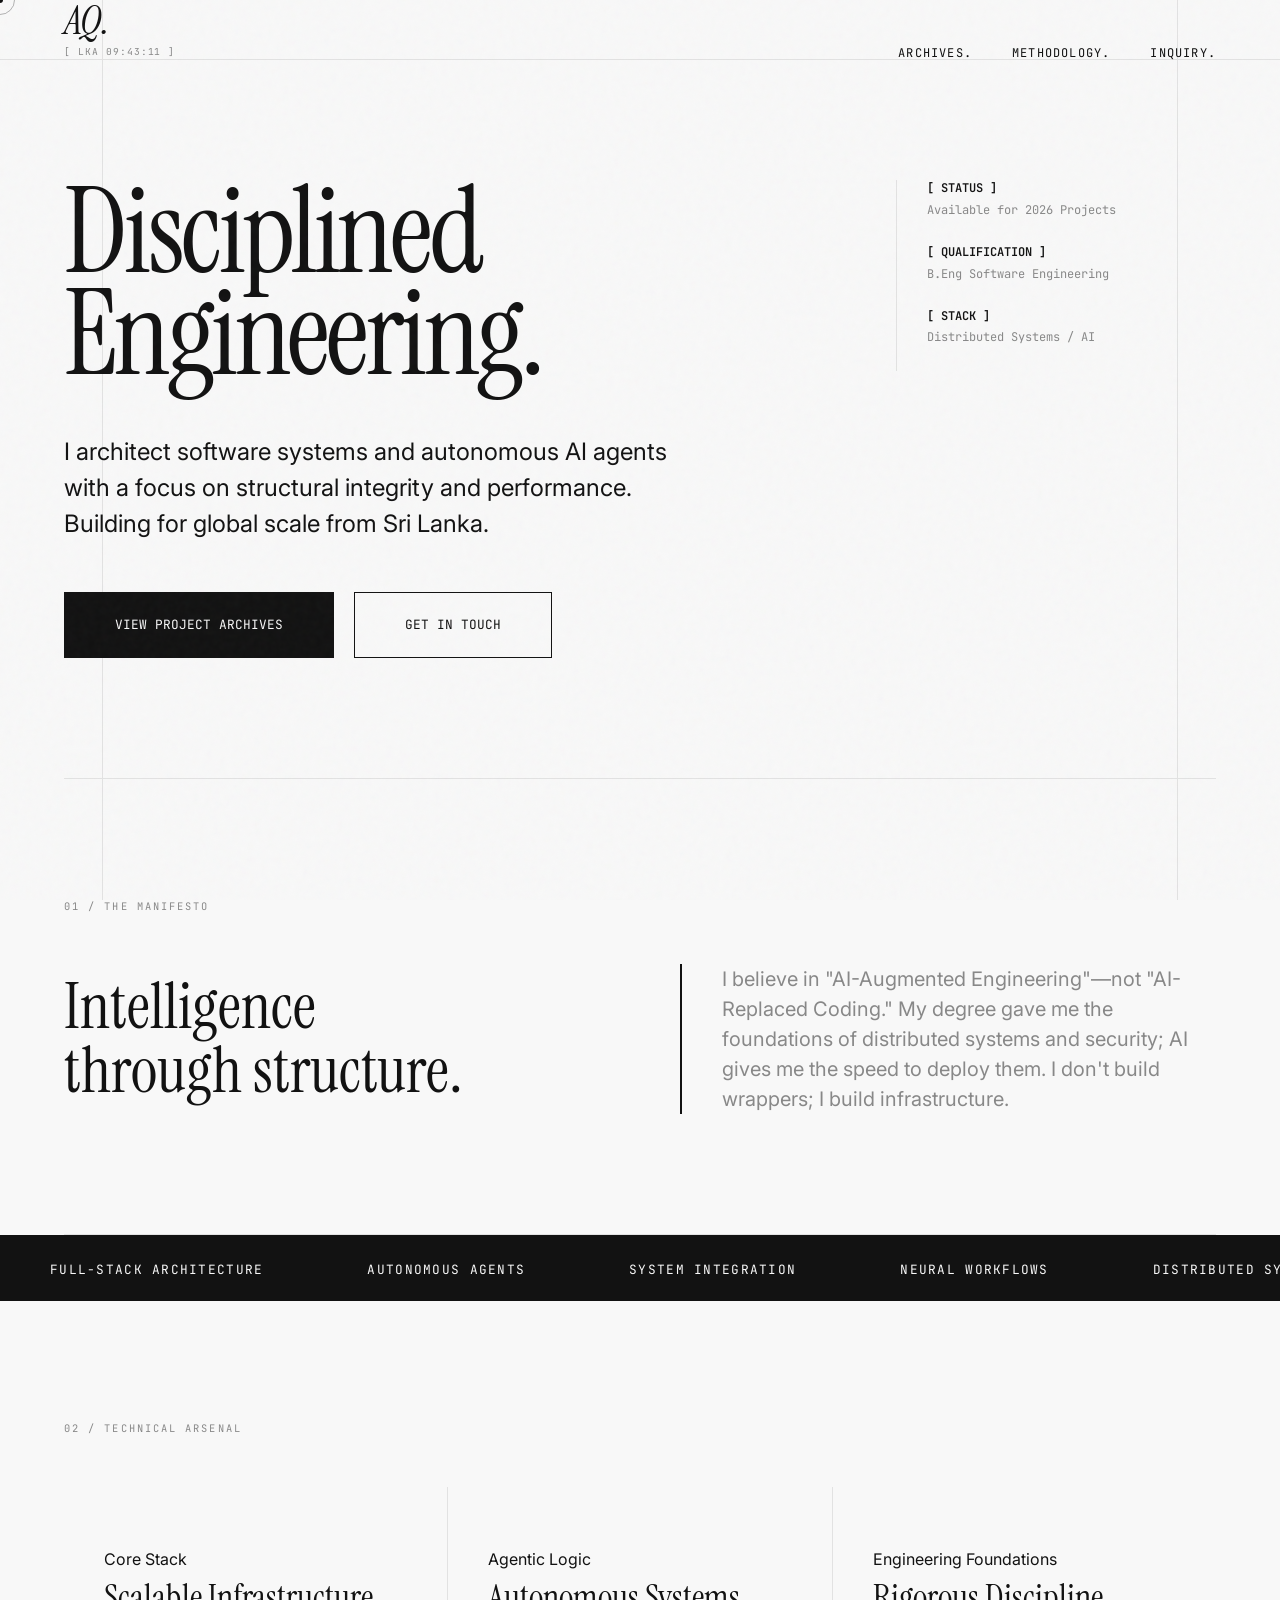
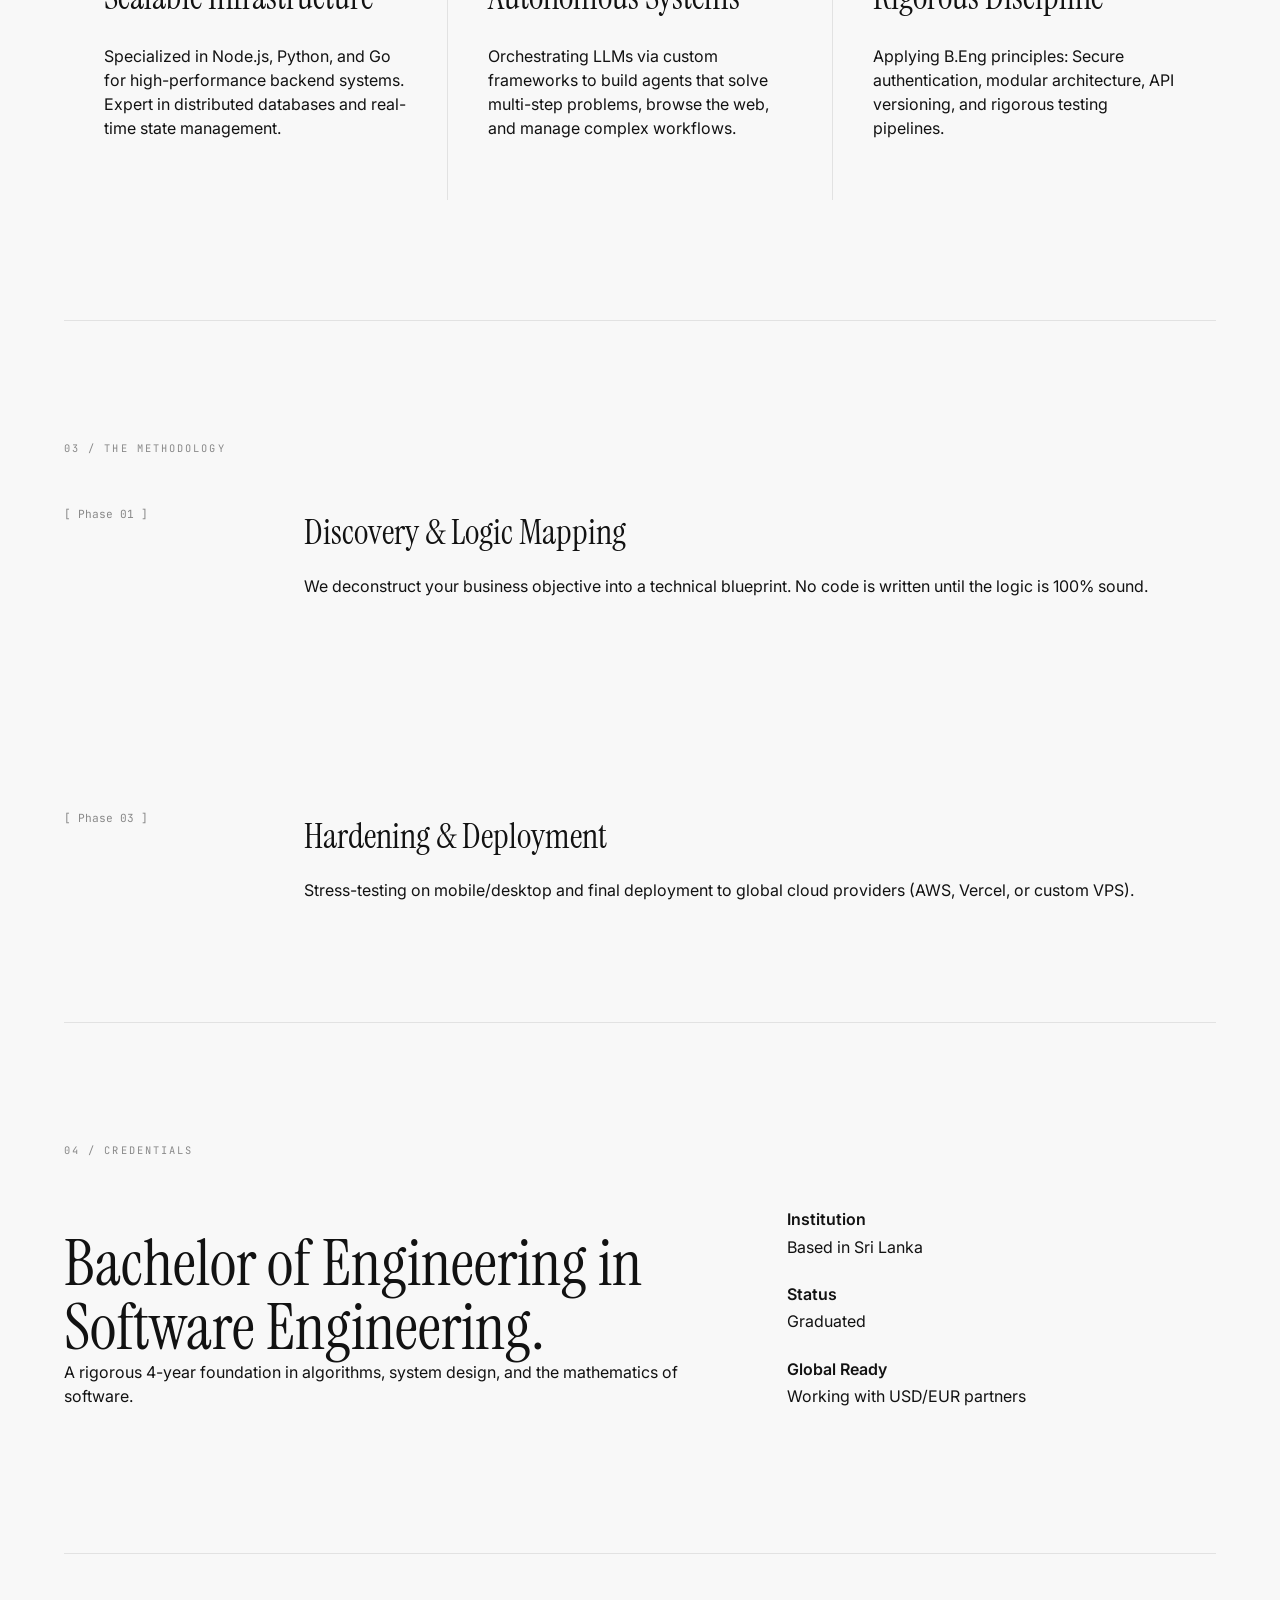
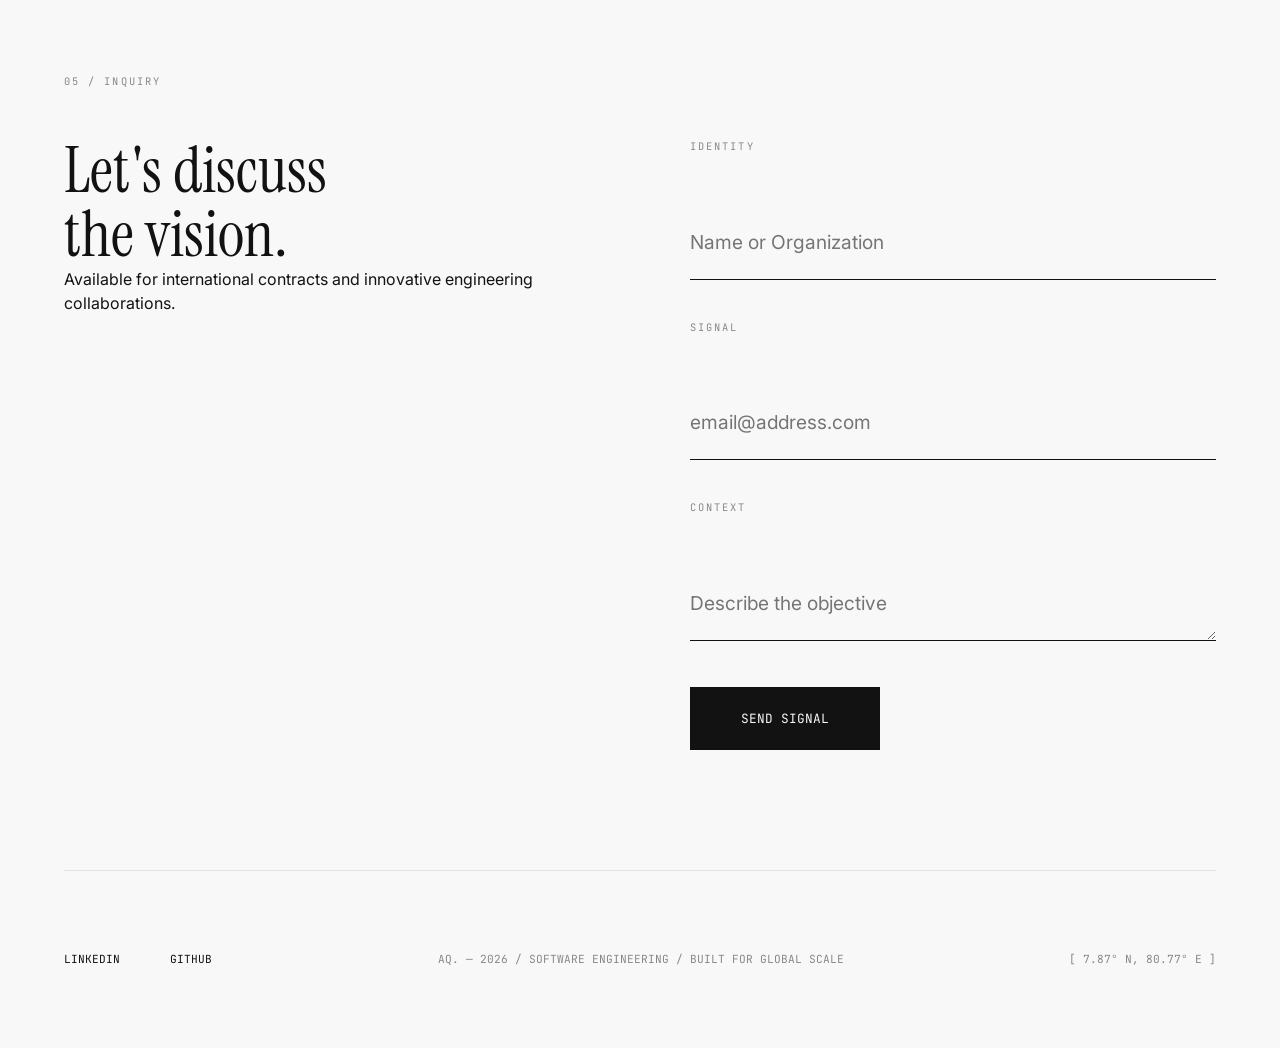
<file: index.html>
<!DOCTYPE html>
<html lang="en">
<head>
    <meta charset="UTF-8">
    <meta name="viewport" content="width=device-width, initial-scale=1.0">
    <title>AQ. / Software Engineer & AI Systems</title>
    
    <meta name="description" content="Software Engineering & AI Agent Systems. Building scalable digital infrastructure from Sri Lanka.">
    <link rel="icon" href="data:image/svg+xml,<svg xmlns=%22http://www.w3.org/2000/svg%22 viewBox=%220 0 100 100%22><text y=%22.9em%22 font-size=%2280%22 font-weight=%22bold%22>AQ</text></svg>">
    
    <link rel="preconnect" href="https://fonts.googleapis.com">
    <link rel="preconnect" href="https://fonts.gstatic.com" crossorigin>
    <link href="https://fonts.googleapis.com/css2?family=Instrument+Serif:ital@0;1&family=Inter:wght@400;500;600&family=JetBrains+Mono:wght@400;500&display=swap" rel="stylesheet">
    
    <link rel="stylesheet" href="css/style.css">
</head>
<body>
    <div class="cursor-dot"></div>
    <div class="cursor-outline"></div>
    <div class="noise-bg"></div>
    
    <div class="grid-line-v line-1"></div>
    <div class="grid-line-v line-2"></div>

    <header class="container">
        <div class="logo-group">
            <a href="index.html" class="logo" style="text-decoration: none; color: inherit;">AQ.</a>
            <div class="status-indicator" id="local-time">[ LKA 00:00:00 ]</div>
        </div>
        
        <!-- Technical Menu Toggle -->
        <button class="nav-toggle magnetic" aria-label="Toggle Menu">
            <span class="toggle-label">[ MENU ]</span>
        </button>

        <nav class="nav-overlay">
            <div class="nav-container">
                <div class="nav-item"><a href="projects.html" class="serif-title">Archives.</a></div>
                <div class="nav-item"><a href="#methodology" class="serif-title">Methodology.</a></div>
                <div class="nav-item"><a href="#contact" class="serif-title">Inquiry.</a></div>
                
                <div class="nav-footer">
                    <div class="status-indicator">[ 7.87° N, 80.77° E ]</div>
                    <div class="social-links-minimal">
                        <a href="https://www.linkedin.com/in/ahdaqeelkhan/" target="_blank">LI</a>
                        <a href="https://github.com/" target="_blank">GH</a>
                    </div>
                </div>
            </div>
        </nav>
    </header>

    <main>
        <div class="container">
            <!-- Hero -->
            <section class="hero">
                <div class="hero-text">
                    <h1 class="reveal-text">Disciplined <br> Engineering.</h1>
                    <p class="lead reveal">I architect software systems and autonomous AI agents with a focus on structural integrity and performance. Building for global scale from Sri Lanka.</p>
                    <div class="hero-cta reveal">
                        <a href="projects.html" class="submit-btn magnetic">View Project Archives</a>
                        <a href="#contact" class="submit-btn btn-secondary magnetic">Get in Touch</a>
                    </div>
                </div>
                <div class="hero-meta reveal">
                    <div class="meta-item"><span>[ STATUS ]</span> Available for 2026 Projects</div>
                    <div class="meta-item"><span>[ QUALIFICATION ]</span> B.Eng Software Engineering</div>
                    <div class="meta-item"><span>[ STACK ]</span> Distributed Systems / AI</div>
                </div>
            </section>

            <!-- 1. The Manifesto -->
            <section id="manifesto">
                <span class="section-label">01 / The Manifesto</span>
                <div class="manifesto-grid">
                    <h3 class="serif-title reveal">Intelligence <br> through structure.</h3>
                    <div class="manifesto-content reveal">
                        <p class="manifesto-text">I believe in "AI-Augmented Engineering"—not "AI-Replaced Coding." My degree gave me the foundations of distributed systems and security; AI gives me the speed to deploy them. I don't build wrappers; I build infrastructure.</p>
                    </div>
                </div>
            </section>
        </div>

        <div class="ticker">
            <div class="ticker-wrap">
                <div class="ticker-item">Full-Stack Architecture</div>
                <div class="ticker-item">Autonomous Agents</div>
                <div class="ticker-item">System Integration</div>
                <div class="ticker-item">Neural Workflows</div>
                <div class="ticker-item">Distributed Systems</div>
                <div class="ticker-item">Cloud Orchestration</div>
                <div class="ticker-item">Full-Stack Architecture</div>
                <div class="ticker-item">Autonomous Agents</div>
            </div>
        </div>

        <div class="container">
            <!-- 2. Technical Arsenal (NEW) -->
            <section id="arsenal">
                <span class="section-label">02 / Technical Arsenal</span>
                <div class="arsenal-grid">
                    <div class="arsenal-card reveal">
                        <span class="service-num">Core Stack</span>
                        <h3>Scalable Infrastructure</h3>
                        <p>Specialized in Node.js, Python, and Go for high-performance backend systems. Expert in distributed databases and real-time state management.</p>
                    </div>
                    <div class="arsenal-card reveal">
                        <span class="service-num">Agentic Logic</span>
                        <h3>Autonomous Systems</h3>
                        <p>Orchestrating LLMs via custom frameworks to build agents that solve multi-step problems, browse the web, and manage complex workflows.</p>
                    </div>
                    <div class="arsenal-card reveal">
                        <span class="service-num">Engineering Foundations</span>
                        <h3>Rigorous Discipline</h3>
                        <p>Applying B.Eng principles: Secure authentication, modular architecture, API versioning, and rigorous testing pipelines.</p>
                    </div>
                </div>
            </section>

            <!-- 3. The Methodology (NEW) -->
            <section id="methodology">
                <span class="section-label">03 / The Methodology</span>
                <div class="methodology-timeline">
                    <div class="timeline-item reveal">
                        <div class="time-mark">[ Phase 01 ]</div>
                        <div class="time-content">
                            <h4>Discovery & Logic Mapping</h4>
                            <p>We deconstruct your business objective into a technical blueprint. No code is written until the logic is 100% sound.</p>
                        </div>
                    </div>
                    <div class="timeline-item reveal">
                        <div class="time-mark">[ Phase 02 ]</div>
                        <div class="time-content">
                            <h4>Architectural Synthesis</h4>
                            <p>Building the core infrastructure. I leverage AI agents to accelerate development while I focus on security and scalability.</p>
                        </div>
                    </div>
                    <div class="timeline-item reveal">
                        <div class="time-mark">[ Phase 03 ]</div>
                        <div class="time-content">
                            <h4>Hardening & Deployment</h4>
                            <p>Stress-testing on mobile/desktop and final deployment to global cloud providers (AWS, Vercel, or custom VPS).</p>
                        </div>
                    </div>
                </div>
            </section>

            <!-- 4. Academic Background (NEW) -->
            <section id="credentials">
                <span class="section-label">04 / Credentials</span>
                <div class="credentials-grid reveal">
                    <div class="degree-info">
                        <h2 class="serif-title">Bachelor of Engineering in <br> Software Engineering.</h2>
                        <p>A rigorous 4-year foundation in algorithms, system design, and the mathematics of software.</p>
                    </div>
                    <div class="academic-meta">
                        <div class="meta-item"><span>Institution</span> Based in Sri Lanka</div>
                        <div class="meta-item"><span>Status</span> Graduated</div>
                        <div class="meta-item"><span>Global Ready</span> Working with USD/EUR partners</div>
                    </div>
                </div>
            </section>

            <!-- 5. Contact -->
            <section id="contact">
                <span class="section-label">05 / Inquiry</span>
                <div class="contact-grid">
                    <div class="contact-text">
                        <h2 class="serif-title reveal">Let's discuss <br> the vision.</h2>
                        <p class="reveal">Available for international contracts and innovative engineering collaborations.</p>
                        <a href="assets/cv.pdf" class="submit-btn btn-secondary magnetic reveal" style="margin-top: 30px;" download>Download Professional CV</a>
                    </div>
                    <form action="https://formspree.io/f/mzdlvgkl" method="POST" class="reveal">
                        <div class="input-wrap">
                            <label class="section-label">Identity</label>
                            <input type="text" name="name" placeholder="Name or Organization" required>
                        </div>
                        <div class="input-wrap">
                            <label class="section-label">Signal</label>
                            <input type="email" name="email" placeholder="email@address.com" required>
                        </div>
                        <div class="input-wrap">
                            <label class="section-label">Context</label>
                            <textarea name="message" rows="1" placeholder="Describe the objective" required></textarea>
                        </div>
                        <button type="submit" class="submit-btn magnetic">Send Signal</button>
                    </form>
                </div>
            </section>
        </div>
    </main>

    <footer>
        <div class="container">
            <div class="footer-wrap">
                <div class="footer-socials">
                    <a href="https://www.linkedin.com/in/ahdaqeelkhan/" target="_blank" class="nav-item magnetic" style="color: var(--ink); text-decoration: none; font-family: var(--font-mono); font-size: 0.7rem; margin-right: 20px;">LINKEDIN</a>
                    <a href="https://github.com/" target="_blank" class="nav-item magnetic" style="color: var(--ink); text-decoration: none; font-family: var(--font-mono); font-size: 0.7rem;">GITHUB</a>
                </div>
                <span>AQ. — 2026 / SOFTWARE ENGINEERING / BUILT FOR GLOBAL SCALE</span>
                <span>[ 7.87° N, 80.77° E ]</span>
            </div>
        </div>
    </footer>

    <script src="js/main.js"></script>
</body>
</html>
</file>
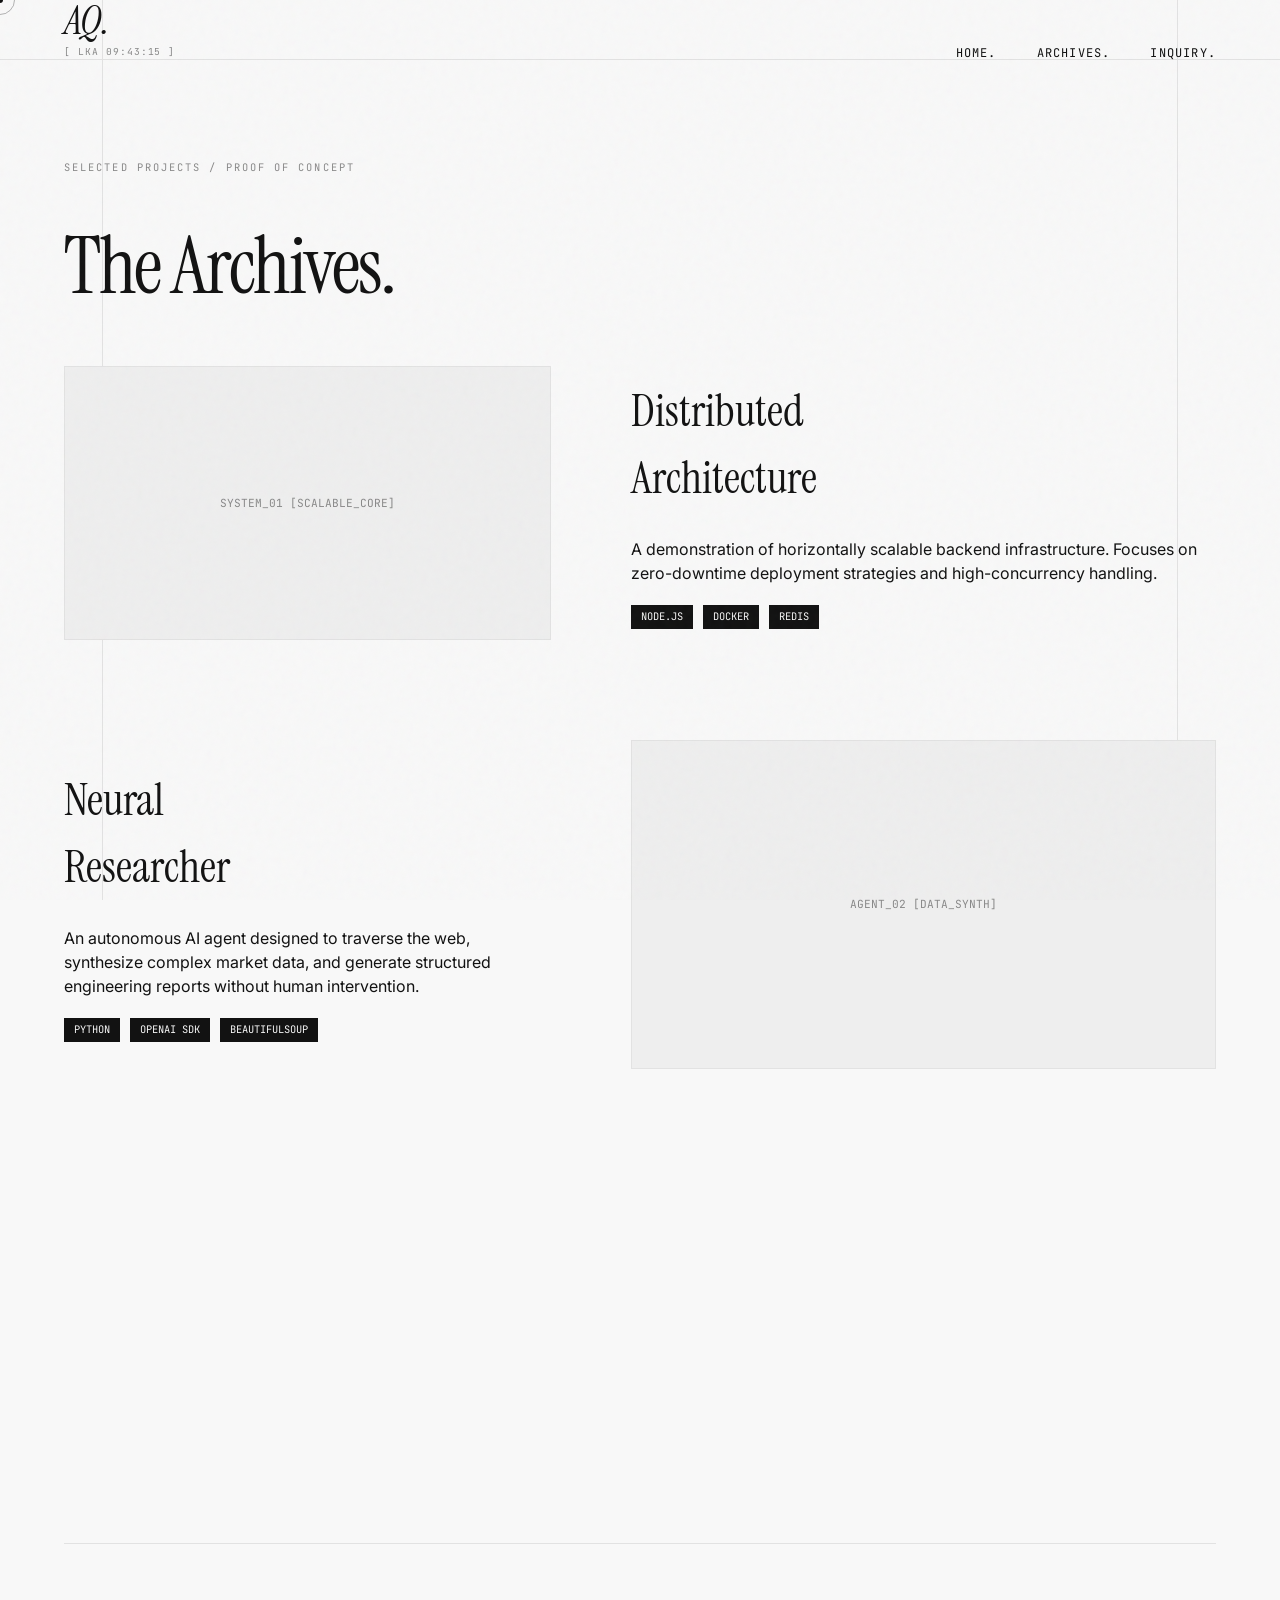
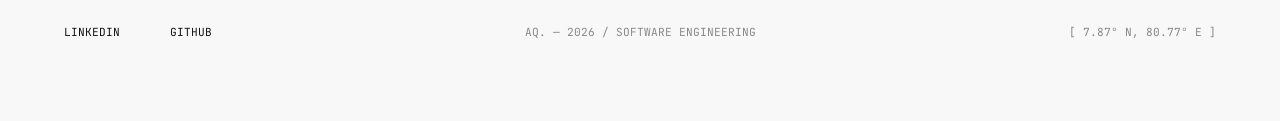
<file: projects.html>
<!DOCTYPE html>
<html lang="en">
<head>
    <meta charset="UTF-8">
    <meta name="viewport" content="width=device-width, initial-scale=1.0">
    <title>AQ. / Selected Projects</title>
    <link rel="icon" href="data:image/svg+xml,<svg xmlns=%22http://www.w3.org/2000/svg%22 viewBox=%220 0 100 100%22><text y=%22.9em%22 font-size=%2280%22 font-weight=%22bold%22>AQ</text></svg>">
    <link rel="preconnect" href="https://fonts.googleapis.com">
    <link rel="preconnect" href="https://fonts.gstatic.com" crossorigin>
    <link href="https://fonts.googleapis.com/css2?family=Instrument+Serif:ital@0;1&family=Inter:wght@400;500;600&family=JetBrains+Mono:wght@400;500&display=swap" rel="stylesheet">
    <link rel="stylesheet" href="css/style.css">
</head>
<body>
    <div class="cursor-dot"></div>
    <div class="cursor-outline"></div>
    <div class="noise-bg"></div>
    
    <div class="grid-line-v line-1"></div>
    <div class="grid-line-v line-2"></div>

    <header class="container">
        <div class="logo-group">
            <a href="index.html" class="logo" style="text-decoration: none; color: inherit;">AQ.</a>
            <div class="status-indicator" id="local-time">[ LKA 00:00:00 ]</div>
        </div>
        
        <button class="nav-toggle magnetic" aria-label="Toggle Menu">
            <span class="toggle-label">[ MENU ]</span>
        </button>

        <nav class="nav-overlay">
            <div class="nav-container">
                <div class="nav-item"><a href="index.html" class="serif-title">Home.</a></div>
                <div class="nav-item"><a href="projects.html" class="serif-title">Archives.</a></div>
                <div class="nav-item"><a href="index.html#contact" class="serif-title">Inquiry.</a></div>
                
                <div class="nav-footer">
                    <div class="status-indicator">[ 7.87° N, 80.77° E ]</div>
                    <div class="social-links-minimal">
                        <a href="https://www.linkedin.com/in/ahdaqeelkhan/" target="_blank">LI</a>
                        <a href="https://github.com/" target="_blank">GH</a>
                    </div>
                </div>
            </div>
        </nav>
    </header>

    <main class="container">
        <section style="padding: 100px 0;">
            <span class="section-label">Selected Projects / Proof of Concept</span>
            <h1 class="serif-title reveal" style="font-size: 5rem; margin-bottom: 60px;">The Archives.</h1>
            
            <div class="work-list">
                <div class="project-row reveal">
                    <div class="project-image"><span>SYSTEM_01 [SCALABLE_CORE]</span></div>
                    <div class="project-info">
                        <h4>Distributed <br> Architecture</h4>
                        <p>A demonstration of horizontally scalable backend infrastructure. Focuses on zero-downtime deployment strategies and high-concurrency handling.</p>
                        <div class="tech-tags">
                            <span class="tag">Node.js</span><span class="tag">Docker</span><span class="tag">Redis</span>
                        </div>
                    </div>
                </div>

                <div class="project-row reveal">
                    <div class="project-info">
                        <h4>Neural <br> Researcher</h4>
                        <p>An autonomous AI agent designed to traverse the web, synthesize complex market data, and generate structured engineering reports without human intervention.</p>
                        <div class="tech-tags">
                            <span class="tag">Python</span><span class="tag">OpenAI SDK</span><span class="tag">BeautifulSoup</span>
                        </div>
                    </div>
                    <div class="project-image"><span>AGENT_02 [DATA_SYNTH]</span></div>
                </div>

                <div class="project-row reveal">
                    <div class="project-image"><span>UI_03 [ADAPTIVE_DASH]</span></div>
                    <div class="project-info">
                        <h4>Dynamic <br> Interface</h4>
                        <p>A frontend framework built for real-time data visualization. High-performance rendering for complex analytical dashboards.</p>
                        <div class="tech-tags">
                            <span class="tag">React</span><span class="tag">D3.js</span><span class="tag">TypeScript</span>
                        </div>
                    </div>
                </div>
            </div>
        </section>
    </main>

    <footer>
        <div class="container">
            <div class="footer-wrap">
                <div class="footer-socials">
                    <a href="https://www.linkedin.com/in/ahdaqeelkhan/" target="_blank" class="nav-item magnetic" style="color: var(--ink); text-decoration: none; font-family: var(--font-mono); font-size: 0.7rem; margin-right: 20px;">LINKEDIN</a>
                    <a href="https://github.com/" target="_blank" class="nav-item magnetic" style="color: var(--ink); text-decoration: none; font-family: var(--font-mono); font-size: 0.7rem;">GITHUB</a>
                </div>
                <span>AQ. — 2026 / SOFTWARE ENGINEERING</span>
                <span>[ 7.87° N, 80.77° E ]</span>
            </div>
        </div>
    </footer>

    <script src="js/main.js"></script>
</body>
</html>
</file>
<file: css/style.css>
/* --- Architectural Design System --- */
:root {
    --bg: #f8f8f8;
    --ink: #121212;
    --muted: #888888;
    --border: #e2e2e2;
    --accent: #d44e28;
    --font-serif: 'Instrument Serif', serif;
    --font-sans: 'Inter', sans-serif;
    --font-mono: 'JetBrains Mono', monospace;
    --container: 1300px;
}

* { margin: 0; padding: 0; box-sizing: border-box; cursor: none !important; }

html { scroll-behavior: smooth; }

body {
    background-color: var(--bg);
    color: var(--ink);
    font-family: var(--font-sans);
    line-height: 1.5;
    -webkit-font-smoothing: antialiased;
    overflow-x: hidden;
}

/* --- Advanced UI Elements --- */
.cursor-dot, .cursor-outline {
    pointer-events: none;
    position: fixed;
    top: 0;
    left: 0;
    transform: translate(-50%, -50%);
    border-radius: 50%;
    z-index: 9999;
    transition: opacity 0.3s ease, transform 0.3s ease;
}

.cursor-dot {
    width: 6px;
    height: 6px;
    background-color: var(--ink);
}

.cursor-outline {
    width: 30px;
    height: 30px;
    border: 1px solid var(--ink);
    opacity: 0.3;
}

.noise-bg {
    position: fixed;
    top: 0; left: 0; width: 100%; height: 100%;
    background-image: url("data:image/svg+xml,%3Csvg viewBox='0 0 200 200' xmlns='http://www.w3.org/2000/svg'%3E%3Cfilter id='n'%3E%3CfeTurbulence type='fractalNoise' baseFrequency='0.65' numOctaves='3' stitchTiles='stitch'/%3E%3C/filter%3E%3Crect width='100%25' height='100%25' filter='url(%23n)'/%3E%3C/svg%3E");
    opacity: 0.03;
    pointer-events: none;
    z-index: 50;
}

/* --- Layout Architecture --- */
.grid-line-v {
    position: fixed;
    top: 0; bottom: 0; width: 1px;
    background: var(--border);
    z-index: -1;
}
.line-1 { left: 8%; }
.line-2 { right: 8%; }

.container {
    max-width: var(--container);
    margin: 0 auto;
    padding: 0 5%;
}

header {
    padding: 40px 0;
    border-bottom: 1px solid var(--border);
    display: flex;
    justify-content: space-between;
    align-items: flex-end;
}

.logo-group { display: flex; flex-direction: column; }
.logo { font-family: var(--font-serif); font-size: 2.5rem; font-style: italic; line-height: 1; }
.status-indicator { font-family: var(--font-mono); font-size: 0.6rem; color: var(--muted); margin-top: 5px; letter-spacing: 0.1em; }

/* --- Navigation System --- */
.nav-toggle {
    background: transparent;
    border: none;
    cursor: none !important;
    z-index: 1001;
    position: relative;
    padding: 10px;
}

.toggle-label {
    font-family: var(--font-mono);
    font-size: 0.75rem;
    color: var(--ink);
    letter-spacing: 0.1em;
    transition: 0.3s;
}

.nav-overlay {
    position: fixed;
    top: 0;
    right: 0;
    width: 100%;
    height: 100vh;
    background: var(--bg);
    z-index: 1000;
    display: flex;
    align-items: center;
    justify-content: center;
    transform: translateY(-100%);
    transition: transform 0.8s cubic-bezier(0.16, 1, 0.3, 1);
}

.nav-overlay.active {
    transform: translateY(0);
}

.nav-container {
    width: 100%;
    max-width: var(--container);
    padding: 0 5%;
    display: flex;
    flex-direction: column;
    gap: 40px;
}

.nav-overlay .serif-title {
    font-size: clamp(3rem, 10vw, 6rem);
    text-decoration: none;
    color: var(--ink);
    transition: 0.4s;
    display: block;
    font-family: var(--font-serif);
    font-weight: 400;
}

.nav-overlay .serif-title:hover {
    font-style: italic;
    padding-left: 20px;
}

.nav-footer {
    margin-top: 60px;
    border-top: 1px solid var(--border);
    padding-top: 40px;
    display: flex;
    justify-content: space-between;
    align-items: center;
}

.social-links-minimal {
    display: flex;
    gap: 30px;
    font-family: var(--font-mono);
    font-size: 0.8rem;
}

.social-links-minimal a {
    color: var(--muted);
    text-decoration: none;
}

.social-links-minimal a:hover { color: var(--ink); }

/* Desktop Navigation */
@media (min-width: 993px) {
    .nav-toggle { display: none; }
    .nav-overlay {
        position: static;
        height: auto;
        width: auto;
        transform: none;
        background: transparent;
        display: block;
    }
    .nav-container {
        flex-direction: row;
        gap: 0;
        padding: 0;
    }
    .nav-overlay .nav-item {
        margin-left: 40px;
    }
    .nav-overlay .serif-title {
        font-family: var(--font-mono);
        font-size: 0.75rem;
        text-transform: uppercase;
        letter-spacing: 0.1em;
        font-style: normal !important;
    }
    .nav-overlay .serif-title:hover {
        padding-left: 0;
        color: var(--ink);
    }
    .nav-footer { display: none; }
}

/* --- Hero --- */
.hero {
    padding: 120px 0;
    display: grid; grid-template-columns: 1fr 320px;
    gap: 80px; align-items: start;
}

h1 {
    font-family: var(--font-serif); font-size: clamp(3.5rem, 10vw, 7.5rem);
    font-weight: 400; line-height: 0.85; letter-spacing: -0.03em; margin-bottom: 50px;
}

.lead { font-size: 1.5rem; max-width: 650px; margin-bottom: 50px; color: var(--ink); }
.hero-cta { display: flex; gap: 20px; }

.hero-meta {
    font-family: var(--font-mono); font-size: 0.75rem; color: var(--muted);
    border-left: 1px solid var(--border); padding-left: 30px;
}
.meta-item { margin-bottom: 25px; line-height: 1.4; }
.meta-item span { display: block; color: var(--ink); font-weight: 600; margin-bottom: 5px; }

/* --- Horizontal Ticker --- */
.ticker {
    border-top: 1px solid var(--ink); border-bottom: 1px solid var(--ink);
    padding: 20px 0; overflow: hidden; white-space: nowrap;
    background: var(--ink); color: var(--bg);
}
.ticker-wrap { display: inline-block; animation: ticker 45s linear infinite; }
.ticker-item {
    display: inline-block; font-family: var(--font-mono); font-size: 0.8rem;
    text-transform: uppercase; padding: 0 50px; letter-spacing: 0.1em;
}

@keyframes ticker {
    0% { transform: translateX(0); }
    100% { transform: translateX(-50%); }
}

/* --- Sections --- */
section { padding: 120px 0; border-bottom: 1px solid var(--border); }
.section-label {
    font-family: var(--font-mono); font-size: 0.65rem; text-transform: uppercase;
    color: var(--muted); margin-bottom: 50px; display: block; letter-spacing: 0.2em;
}

/* --- Manifesto --- */
.manifesto-grid { display: grid; grid-template-columns: 1fr 1fr; gap: 80px; align-items: center; }
.serif-title { font-family: var(--font-serif); font-size: clamp(2.5rem, 5vw, 4rem); font-weight: 400; line-height: 1; }
.manifesto-text { font-size: 1.25rem; color: var(--muted); border-left: 2px solid var(--ink); padding-left: 40px; }

/* --- Arsenal & Methodology --- */
.arsenal-grid {
    display: grid;
    grid-template-columns: repeat(auto-fit, minmax(350px, 1fr));
    gap: 1px;
    background: var(--border);
}

.arsenal-card {
    background: var(--bg);
    padding: 60px 40px;
    transition: 0.3s;
}

.arsenal-card:hover { background: #f0f0f0; }

.arsenal-card h3 {
    font-family: var(--font-serif);
    font-size: 2.2rem;
    font-weight: 400;
    margin-bottom: 20px;
}

.methodology-timeline {
    display: flex;
    flex-direction: column;
    gap: 60px;
}

.timeline-item {
    display: grid;
    grid-template-columns: 200px 1fr;
    gap: 40px;
}

.time-mark {
    font-family: var(--font-mono);
    font-size: 0.7rem;
    color: var(--muted);
}

.time-content h4 {
    font-family: var(--font-serif);
    font-size: 2.2rem;
    font-weight: 400;
    margin-bottom: 15px;
}

.credentials-grid {
    display: grid;
    grid-template-columns: 1.5fr 1fr;
    gap: 80px;
    align-items: center;
}

.tech-tags {
    display: flex;
    gap: 10px;
    margin-top: 20px;
}

.tag {
    font-family: var(--font-mono);
    font-size: 0.65rem;
    background: var(--ink);
    color: var(--bg);
    padding: 4px 10px;
    text-transform: uppercase;
}

/* --- Work --- */
.work-list { display: flex; flex-direction: column; gap: 100px; }
.project-row { display: grid; grid-template-columns: 1fr 1.2fr; gap: 80px; align-items: center; }
.project-info h4 { font-family: var(--font-serif); font-size: 2.8rem; font-weight: 400; margin-bottom: 25px; }
.project-image {
    aspect-ratio: 16/9; background: #eee; border: 1px solid var(--border);
    display: flex; align-items: center; justify-content: center;
    font-family: var(--font-mono); font-size: 0.7rem; color: var(--muted);
    position: relative; transition: 0.5s; overflow: hidden;
}
.project-image:hover { background: #e5e5e5; }
.project-image span { position: relative; z-index: 2; }

/* --- Forms & Buttons --- */
.contact-grid { display: grid; grid-template-columns: 1fr 1fr; gap: 100px; }
.input-wrap { margin-bottom: 40px; }
input, textarea {
    width: 100%; background: transparent; border: none;
    border-bottom: 1px solid var(--ink); padding: 25px 0;
    font-family: inherit; font-size: 1.2rem; outline: none; transition: 0.4s;
}
input:focus, textarea:focus { border-bottom-width: 3px; border-color: var(--accent); }

.submit-btn {
    display: inline-block; background: var(--ink); color: var(--bg);
    border: none; padding: 22px 50px; font-family: var(--font-mono);
    text-transform: uppercase; font-size: 0.8rem; cursor: none;
    transition: 0.4s; text-decoration: none; border: 1px solid var(--ink);
}
.submit-btn:hover { background: var(--accent); border-color: var(--accent); color: white; transform: translateY(-3px); }
.btn-secondary { background: transparent; color: var(--ink); }

/* --- Footer --- */
footer { padding: 80px 0; font-family: var(--font-mono); font-size: 0.7rem; color: var(--muted); }
.footer-wrap { display: flex; justify-content: space-between; align-items: flex-end; }
.footer-socials { display: flex; gap: 30px; }

/* --- Animations --- */
.reveal { opacity: 0; transform: translateY(30px); transition: 0.8s cubic-bezier(0.16, 1, 0.3, 1); }
.reveal.active { opacity: 1; transform: translateY(0); }

::-webkit-scrollbar { width: 4px; }
::-webkit-scrollbar-track { background: var(--bg); }
::-webkit-scrollbar-thumb { background: var(--ink); }

/* --- Mobile Responsiveness --- */
@media (max-width: 992px) {
    .hero, .manifesto-grid, .project-row, .contact-grid, .credentials-grid { grid-template-columns: 1fr; gap: 50px; }
    .hero-meta { border-left: none; border-top: 1px solid var(--border); padding: 40px 0 0; }
    .grid-line-v { display: none; }
    .timeline-item { grid-template-columns: 1fr; gap: 10px; }

    header {
        flex-direction: row;
        justify-content: space-between;
        align-items: center;
        padding: 30px 0;
    }

    .logo { font-size: 1.8rem; }
    
    .status-indicator { display: none; }

    .footer-wrap {
        flex-direction: column;
        align-items: flex-start;
        gap: 30px;
    }

    .footer-socials {
        width: 100%;
        border-bottom: 1px solid var(--border);
        padding-bottom: 15px;
        gap: 20px;
    }

    .footer-wrap span {
        font-size: 0.6rem;
        letter-spacing: 0.05em;
        line-height: 1.8;
        display: block;
        max-width: 100%;
    }
}

@media (max-width: 500px) {
    .hero-cta {
        flex-direction: column;
        width: 100%;
        gap: 15px;
    }
    
    .submit-btn {
        width: 100%;
        text-align: center;
    }
    
    h1 {
        font-size: 3rem;
    }
}
</file>
